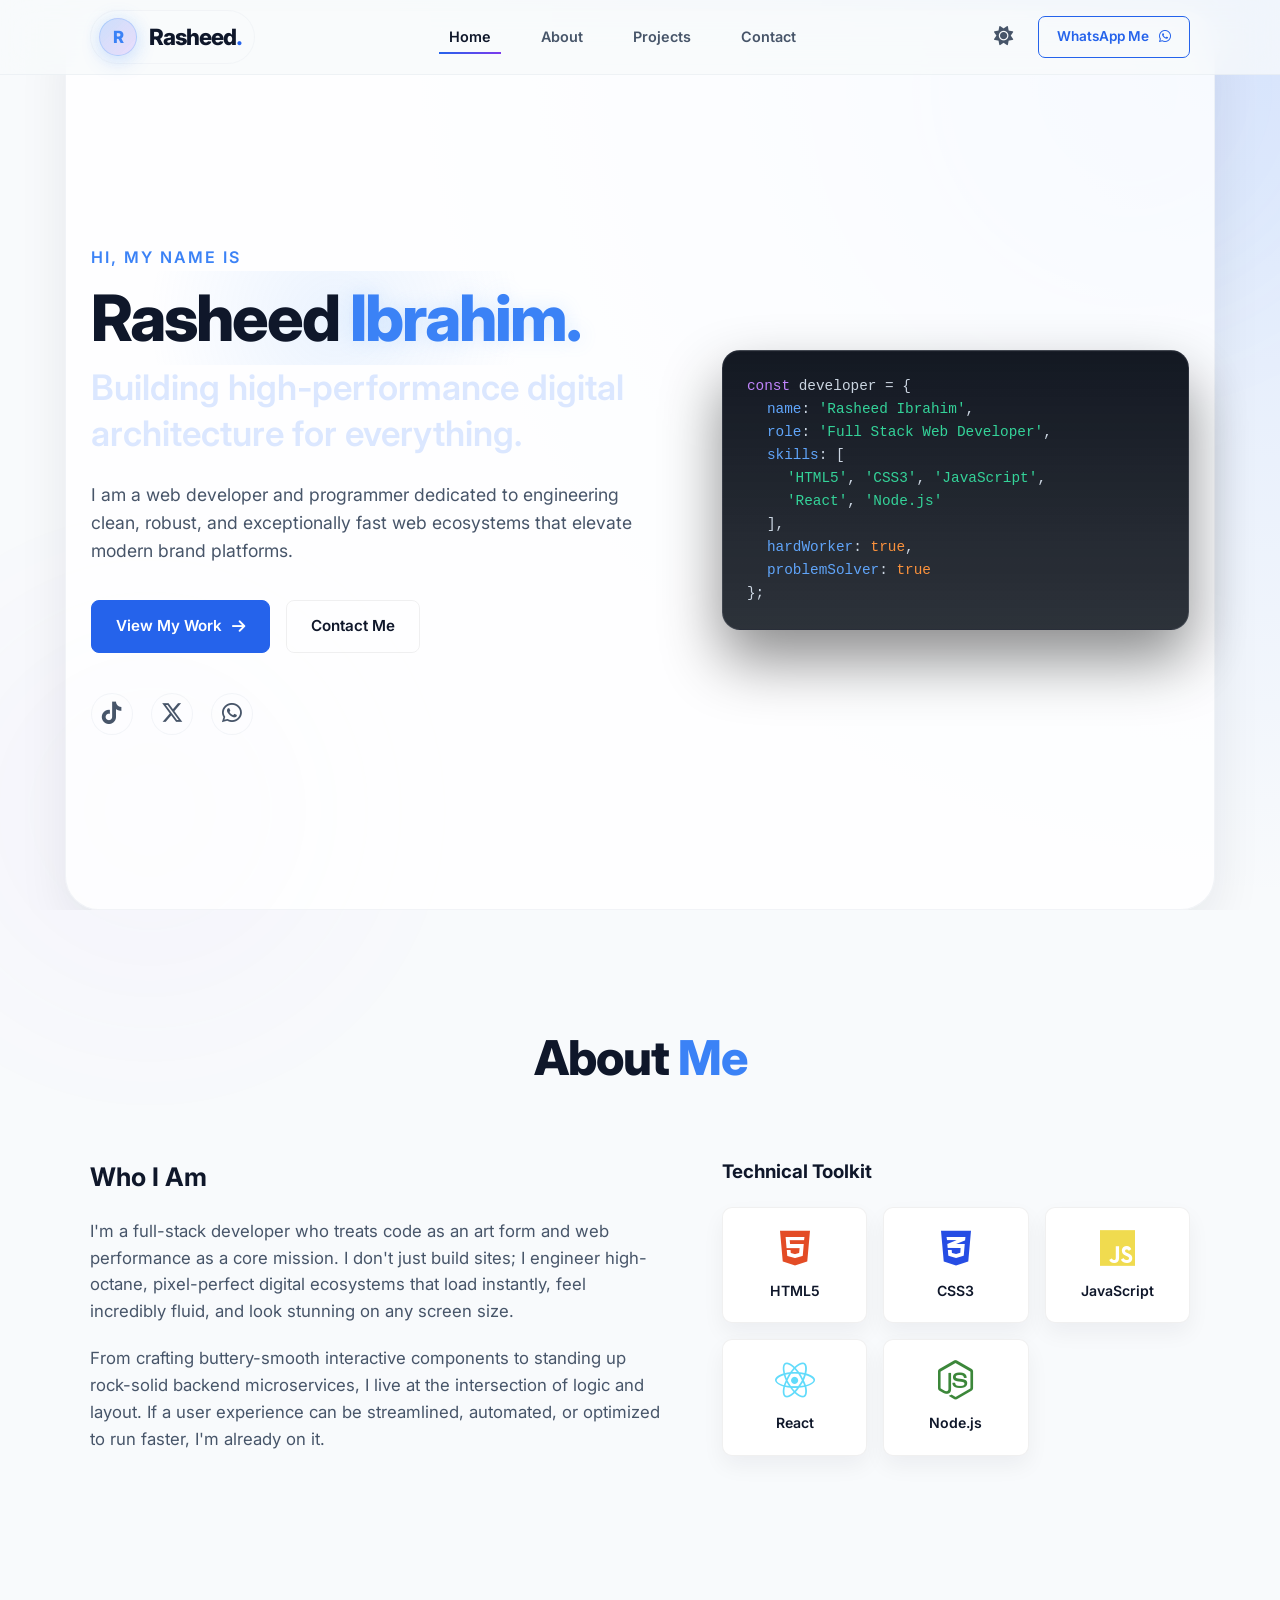
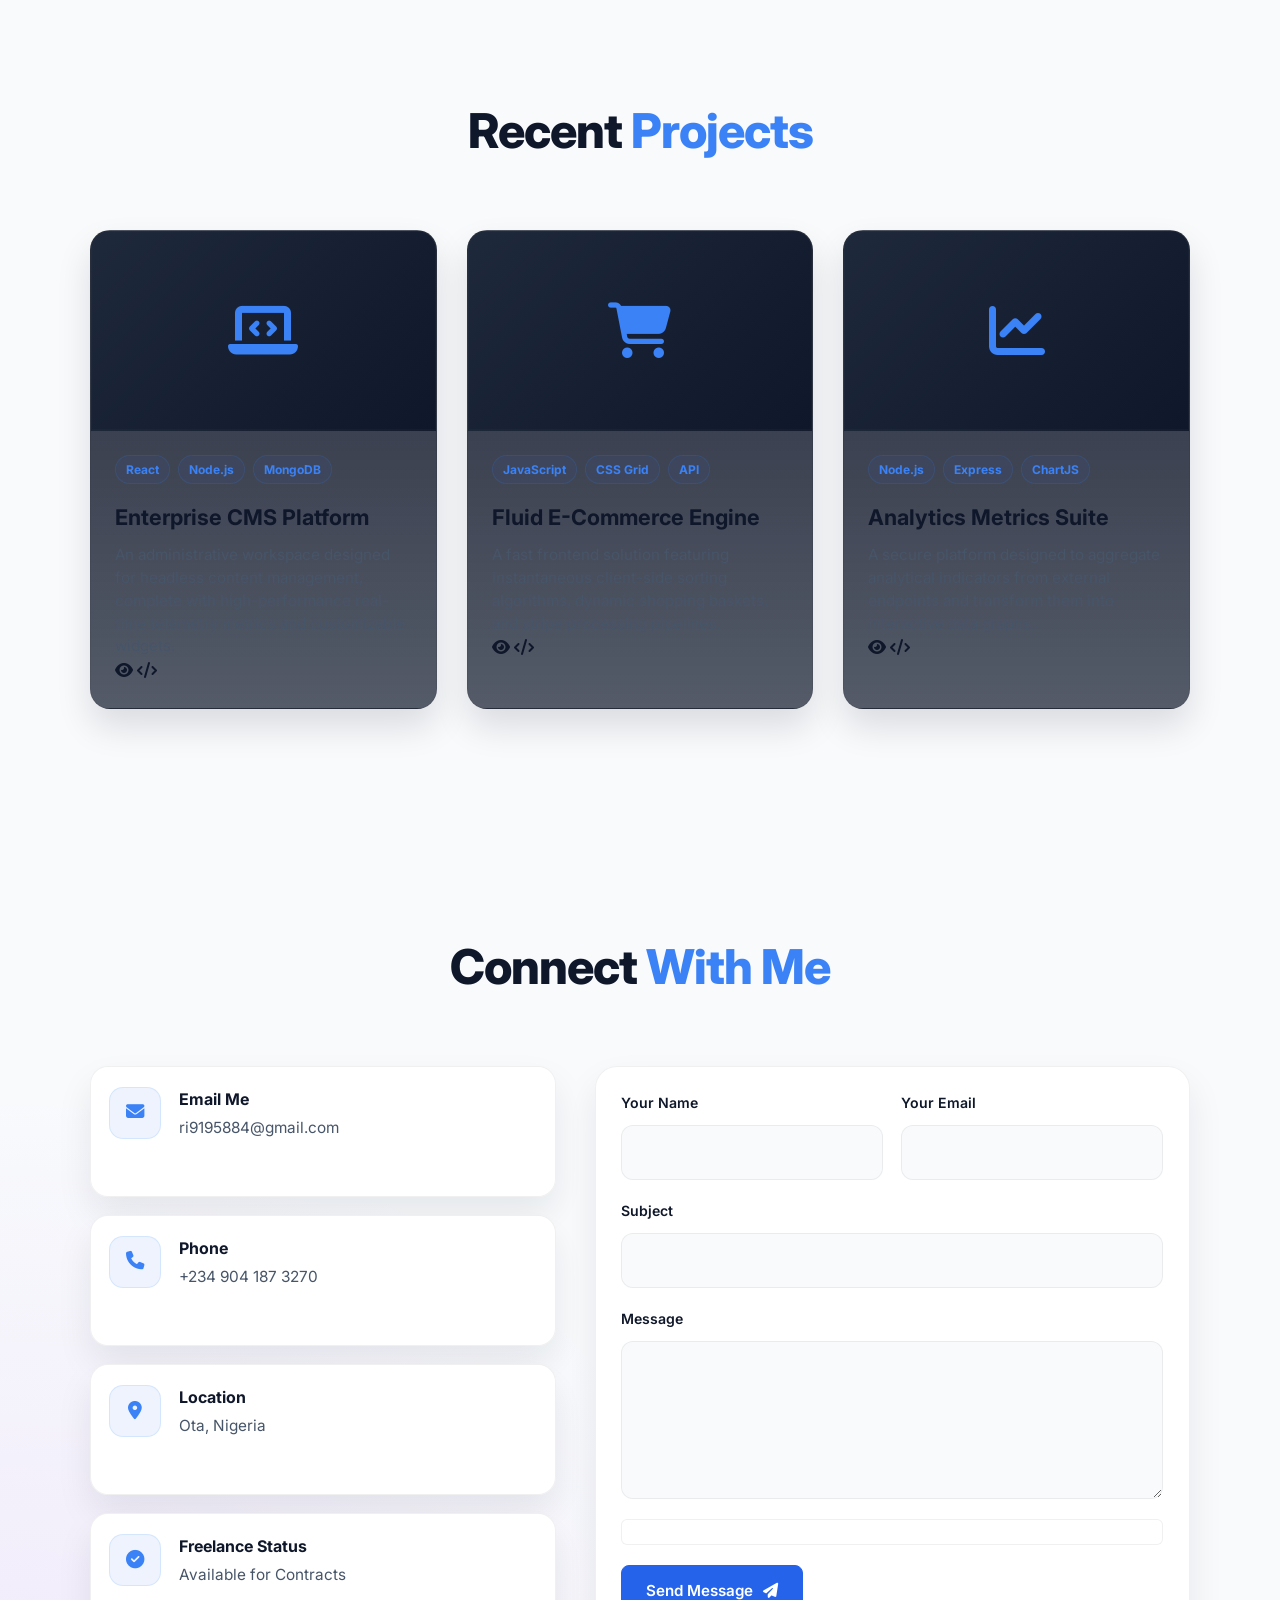
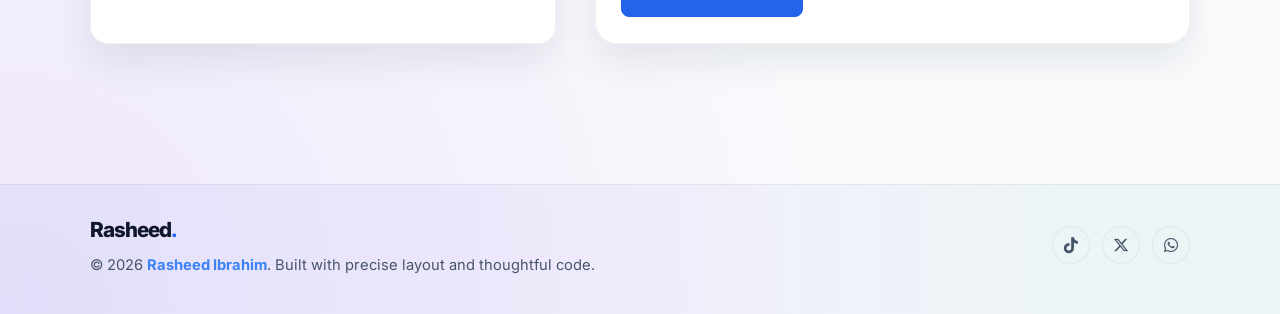
<file: index.html>
<!DOCTYPE html>
<html lang="en">
<head>
    <meta charset="UTF-8">
    <meta name="viewport" content="width=device-width, initial-scale=1.0">
    <meta name="description" content="Rasheed Ibrahim - Web Developer and Programmer Portfolio">
    <meta name="author" content="Rasheed Ibrahim">
    <title>Rasheed Ibrahim | Web Developer</title>
    <link rel="preconnect" href="https://fonts.googleapis.com">
    <link rel="preconnect" href="https://fonts.gstatic.com" crossorigin>
    <link href="https://fonts.googleapis.com/css2?family=Inter:wght@400;500;600;700;800&display=swap" rel="stylesheet">
    <link rel="stylesheet" href="https://cdnjs.cloudflare.com/ajax/libs/font-awesome/6.5.2/css/all.min.css" integrity="sha512-SnH5WK+bZxgPHs44uWIX+LLJAJ9/2PkPKZ5QiAj6Ta86w+fsb2TkcmfRyVX3pBnMFcV7oQPJkl9QevSCWr3W6A==" crossorigin="anonymous" referrerpolicy="no-referrer" />
   <link rel="stylesheet" href="style.css">
   <link rel="icon" href="favicon.ico" type="image/x-icon">
</head>
<body>
    <header class="header" id="header">
        <nav class="navbar">
            <a href="#home" class="brand-wrap" aria-label="Go to home section">
                <div class="brand-avatar" aria-hidden="true">R</div>
                <span class="logo">Rasheed<span>.</span></span>
            </a>
            <ul class="nav-links" id="nav-links">
                <li><a href="#home" class="active">Home</a></li>

                <li><a href="#about">About</a></li>
                <li><a href="#projects">Projects</a></li>
                <li><a href="#contact">Contact</a></li>
            </ul>
            <div class="nav-actions">
                <button class="theme-toggle-btn" id="theme-toggle" aria-label="Toggle Theme">
                    <i class="fa-solid fa-moon"></i>
                </button>
                <a href="https://wa.me/2349041873270" target="_blank" rel="noopener noreferrer" class="btn nav-btn">WhatsApp Me <i class="fa-brands fa-whatsapp"></i></a>
                <button class="menu-btn" id="menu-btn" aria-label="Toggle Menu">
                    <i class="fa-solid fa-bars"></i>
                </button>
            </div>
        </nav>
    </header>

    <!-- =========================================================
       HERO SECTION
    ========================================================= -->

    <section class="hero-section" id="home">
        <div class="hero">
            <div class="hero-info">
                <p class="hero-small">Hi, my name is</p>
                <h1>Rasheed <span>Ibrahim.</span></h1>
                <h2>Building high-performance digital architecture for everything.</h2>
                <p class="hero-text">
                    I am a web developer and programmer dedicated to engineering clean, robust, and exceptionally fast
                    web ecosystems that elevate modern brand platforms.
                </p>
                <div class="hero-buttons">
                    <a href="#projects" class="btn primary-btn">View My Work <i class="fa-solid fa-arrow-right"></i></a>
                    <a href="#contact" class="btn secondary-btn">Contact Me</a>
                </div>
                <div class="social-links">
                     <a href="https://www.tiktok.com/" target="_blank" aria-label="TikTok"><i class="fa-brands fa-tiktok"></i></a>
                <a href="#" target="_blank" aria-label="Twitter"><i class="fa-brands fa-x-twitter"></i></a>
                <a href="https://wa.me/2349041873270" target="_blank" rel="noopener noreferrer" aria-label="WhatsApp"><i class="fa-brands fa-whatsapp"></i></a>
                </div>

            </div>

            <div class="hero-image">
                <div class="code-card">
                    <div class="code-content">
                        <p><span class="purple">const</span> developer = {</p>
                        <p class="indent"><span class="blue">name</span>: <span class="green">'Rasheed Ibrahim'</span>,</p>
                        <p class="indent"><span class="blue">role</span>: <span class="green">'Full Stack Web Developer'</span>,</p>
                        <p class="indent"><span class="blue">skills</span>: [</p>
                        <p class="indent-2"><span class="green">'HTML5'</span>, <span class="green">'CSS3'</span>, <span class="green">'JavaScript'</span>,</p>
                        <p class="indent-2"><span class="green">'React'</span>, <span class="green">'Node.js'</span></p>
                        <p class="indent">],</p>
                        <p class="indent"><span class="blue">hardWorker</span>: <span class="orange">true</span>,</p>
                        <p class="indent"><span class="blue">problemSolver</span>: <span class="orange">true</span></p>

                        <p>};</p>
                    </div>
                </div>
            </div>
        </div>
    </section>

    <!-- =========================================================
       ABOUT & SKILLS SECTION
    ========================================================= -->
    <section class="section" id="about">
        <div class="section-heading">
            <p>Biography</p>
            <h2>About <span>Me</span></h2>
        </div>
        <div class="about-grid">
            <div class="about-text">
                <h3>Who I Am</h3>
                <p>

                    I'm a full-stack developer who treats code as an art form and web performance as a core mission. I
                    don't just build sites; I engineer high-octane, pixel-perfect digital ecosystems that load
                    instantly, feel incredibly fluid, and look stunning on any screen size.
                </p>
                <p>
                    From crafting buttery-smooth interactive components to standing up rock-solid backend microservices,
                    I live at the intersection of logic and layout. If a user experience can be streamlined, automated,
                    or optimized to run faster, I'm already on it.
                </p>
            </div>
            <div class="about-skills">
                <h3 style="margin-bottom: 20px;">Technical Toolkit</h3>
                <div class="skills-grid">
                    <div class="skill-item">
                        <i class="fa-brands fa-html5" style="color: #e34c26;"></i>
                        <p>HTML5</p>
                    </div>
                    <div class="skill-item">
                        <i class="fa-brands fa-css3-alt" style="color: #264de4;"></i>

                        <p>CSS3</p>
                    </div>
                    <div class="skill-item">
                        <i class="fa-brands fa-js" style="color: #f0db4f;"></i>
                        <p>JavaScript</p>
                    </div>
                    <div class="skill-item">
                        <i class="fa-brands fa-react" style="color: #61dbfb;"></i>
                        <p>React</p>
                    </div>
                    <div class="skill-item">
                        <i class="fa-brands fa-node-js" style="color: #3c873a;"></i>
                        <p>Node.js</p>
                    </div>
                </div>
            </div>
        </div>
    </section>


    <!-- =========================================================
       PROJECTS SECTION
    ========================================================= -->
    <section class="section" id="projects">
        <div class="section-heading">
            <p>Curated Portfolio</p>
            <h2>Recent <span>Projects</span></h2>
        </div>
        <div class="projects-grid">
            <!-- Project 1 -->
            <div class="project-card">
                <div class="project-img-placeholder">
                    <i class="fa-solid fa-laptop-code"></i>
                </div>
                <div class="project-info">
                    <div class="project-tags">
                        <span>React</span>
                        <span>Node.js</span>
                        <span>MongoDB</span>

                    </div>
                    <h3>Enterprise CMS Platform</h3>
                    <p>An administrative workspace designed for headless content management, complete with high-performance real-time telemetry metrics and customizable widgets.</p>
                    <div class="project-links">
                        <a href="#" target="_blank" aria-label="View Project"><i class="fa-solid fa-eye"></i></a>
                        <a href="#" target="_blank" aria-label="View Code"><i class="fa-solid fa-code"></i></a>
                    </div>
                </div>
            </div>

            <!-- Project 2 -->
            <div class="project-card">
                <div class="project-img-placeholder">
                    <i class="fa-solid fa-cart-shopping"></i>
                </div>
                <div class="project-info">
                    <div class="project-tags">
                        <span>JavaScript</span>
                        <span>CSS Grid</span>

                        <span>API</span>
                    </div>
                    <h3>Fluid E-Commerce Engine</h3>
                    <p>A fast frontend solution featuring instantaneous client-side sorting algorithms, dynamic shopping baskets, and stripe processing pipelines.</p>
                   <div class="project-links">
                        <a href="#" target="_blank" aria-label="View Project"><i class="fa-solid fa-eye"></i></a>
                        <a href="#" target="_blank" aria-label="View Code"><i class="fa-solid fa-code"></i></a>
                    </div>
                </div>
            </div>

            <!-- Project 3 -->
            <div class="project-card">
                <div class="project-img-placeholder">
                    <i class="fa-solid fa-chart-line"></i>
                </div>
                <div class="project-info">
                    <div class="project-tags">
                        <span>Node.js</span>

                        <span>Express</span>
                        <span>ChartJS</span>
                    </div>
                    <h3>Analytics Metrics Suite</h3>
                    <p>A secure platform designed to aggregate analytical indicators from external endpoints and transform them into interactive data graphs.</p>
                    <div class="project-links">
                        <a href="#" target="_blank" aria-label="View Project"><i class="fa-solid fa-eye"></i></a>
                        <a href="#" target="_blank" aria-label="View Code"><i class="fa-solid fa-code"></i></a>
                    </div>
                </div>
            </div>
        </div>
    </section>

    <!-- =========================================================
       CONTACT SECTION
    ========================================================= -->
    <section class="section" id="contact">
        <div class="section-heading">

            <p>Get In Touch</p>
            <h2>Connect <span>With Me</span></h2>
        </div>
        <div class="contact-grid">
            <div class="contact-details">
                <div class="contact-card">
                    <div class="icon-box"><i class="fa-solid fa-envelope"></i></div>
                    <div>
                        <h4>Email Me</h4>
                        <p>ri9195884@gmail.com</p>
                    </div>
                </div>
                <div class="contact-card">
                    <div class="icon-box"><i class="fa-solid fa-phone"></i></div>
                    <div>
                        <h4>Phone</h4>
                        <p>+234 904 187 3270</p>
                    </div>
                </div>

                <div class="contact-card">
                    <div class="icon-box"><i class="fa-solid fa-location-dot"></i></div>
                    <div>
                        <h4>Location</h4>
                        <p>Ota, Nigeria</p>
                    </div>
                </div>
                <div class="contact-card">
                    <div class="icon-box"><i class="fa-solid fa-circle-check"></i></div>
                    <div>
                        <h4>Freelance Status</h4>
                        <p>Available for Contracts</p>
                    </div>
                </div>
            </div>

            <form class="contact-form" id="contact-form"  action="https://formspree.io/f/mkjwzlpq" method="POST">
                <div class="form-row">
                    <div class="form-group">

                        <label for="name">Your Name</label>
                        <input type="text" id="name" name="name" required autocomplete="name">
                    </div>
                    <div class="form-group">
                        <label for="email">Your Email</label>
                        <input type="email" id="email" name="email" required autocomplete="email">
                    </div>
                </div>
                <div class="form-group">
                    <label for="subject">Subject</label>
                    <input type="text" id="subject" name="subject" required>
                </div>
                <div class="form-group">
                    <label for="message">Message</label>
                    <textarea id="message" name="message" rows="5" required></textarea>
                </div>
                <div id="form-feedback" class="form-feedback"></div>
                <button type="submit" class="btn primary-btn" style="width: max-content;">Send Message <i class="fa-solid fa-paper-plane"></i></button>
            </form>

        </div>
    </section>

    <!-- =========================================================
       FOOTER COMPONENT
    ========================================================= -->
    <footer class="footer">
        <div class="footer-content">
            <div class="footer-brand">
                <a href="#home" class="logo">Rasheed<span>.</span></a>
                <p>&copy; 2026 <strong>Rasheed Ibrahim</strong>. Built with precise layout and thoughtful code.</p>
            </div>

            <div class="footer-socials" aria-label="Social links">
                <a href="https://www.tiktok.com/" target="_blank" aria-label="TikTok"><i class="fa-brands fa-tiktok"></i></a>
                <a href="#" target="_blank" aria-label="Twitter"><i class="fa-brands fa-x-twitter"></i></a>
                <a href="https://wa.me/2349041873270" target="_blank" rel="noopener noreferrer" aria-label="WhatsApp"><i class="fa-brands fa-whatsapp"></i></a>
            </div>
        </div>
    </footer>

    <!-- Embedded JavaScript Engine Logic -->
    <script src="script.js"></script>
</body>

</html>
</file>
<file: style.css>
:root {
    /* Premium Cyber-Dark Palette Theme */
    --bg: #020817;
    --bg-light: #0b1220;
    --card: #111827;
    --card-hover: #1f2937;
    --text: #f8fafc;
    --text-light: #a8b3c7;
    --text-dark: #475569;

    /* Vibrant Developer Accents */
    --primary: #4f8cff;
    --primary-light: #8bb6ff;
    --secondary: #a855f7;
    --accent: #20c997;
    --orange: #f59e0b;

    --border: rgba(148, 163, 184, 0.14);
    --container: 1150px;
    --transition: cubic-bezier(0.4, 0, 0.2, 1) 0.3s;
}

body.light-theme {
    /* Minimalist Light-Tech Palette Overrides */
    --bg: #f8fafc;
    --bg-light: #ffffff;
    --card: #ffffff;
    --card-hover: #f1f5f9;
    --text: #0f172a;
    --text-light: #475569;
    --text-dark: #94a3b8;

    --primary: #2563eb;
    --primary-light: #3b82f6;
    --secondary: #7c3aed;

    --border: rgba(0, 0, 0, 0.06);
}

/* =========================================================
   2. RESETS & STRUCTURE BASE LAYOUT
========================================================= */
* {
    margin: 0;
    padding: 0;
    box-sizing: border-box;
}

html {
    scroll-behavior: smooth;
    scroll-padding-top: 85px;
}

body {
    font-family: "Inter", sans-serif;
    background:
        radial-gradient(circle at top right, rgba(79, 140, 255, 0.17), transparent 24%),
        radial-gradient(circle at bottom left, rgba(168, 85, 247, 0.12), transparent 22%),
        var(--bg);
    color: var(--text);
    line-height: 1.6;
    overflow-x: hidden;
    transition: background var(--transition), color var(--transition);
}

body::before,
body::after {
    content: "";
    position: fixed;
    width: 420px;
    height: 420px;
    border-radius: 50%;
    filter: blur(90px);
    opacity: 0.12;
    pointer-events: none;
    z-index: -1;
}

body::before {
    top: -120px;
    right: -60px;
    background: rgba(79, 140, 255, 0.4);
}

body::after {
    bottom: -120px;
    left: -60px;
    background: rgba(168, 85, 247, 0.24);
}

a {
    color: inherit;
    text-decoration: none;
}

button,
input,
textarea {
    font: inherit;
    color: inherit;
}

button {
    cursor: pointer;
    background: transparent;
    border: none;
}

ul {
    list-style: none;
}

body::selection {
    background: var(--primary);
    color: #ffffff;
}

/* Global Content Section Rules */
.section {
    width: 100%;
    max-width: var(--container);
    margin: auto;
    padding: 110px 25px;
    position: relative;
}

.section-heading {
    text-align: center;
    margin-bottom: 60px;
}

.section-heading p {
    display: none;
}

.section-heading h2 {
    font-size: clamp(2rem, 5vw, 3rem);
    font-weight: 800;
    letter-spacing: -1px;
    color: var(--text);
}

.section-heading h2 span {
    color: var(--primary-light);
}

/* =========================================================
   3. ATOMIC ELEMENTS & NAVIGATION HANDLERS
========================================================= */
/* Action Buttons Framework */
.btn {
    display: inline-flex;
    align-items: center;
    justify-content: center;
    gap: 10px;
    padding: 13px 24px;
    border-radius: 8px;
    font-size: 0.95rem;
    font-weight: 600;
    transition: transform 0.2s cubic-bezier(0.2, 0, 0, 1),
        box-shadow 0.2s cubic-bezier(0.2, 0, 0, 1),
        background-color 0.2s ease,
        color 0.2s ease,
        border-color 0.2s ease;
}

.primary-btn {
    background: var(--primary);
    color: #ffffff;
    border: 1px solid var(--primary);
}

.primary-btn:hover {
    background: var(--primary-light);
    transform: translateY(-3px);
    box-shadow: 0 12px 30px rgba(91, 140, 255, 0.25);
}

.secondary-btn {
    border: 1px solid var(--border);
    background: transparent;
    color: var(--text);
}

.secondary-btn:hover {
    border-color: var(--primary);
    color: var(--primary-light);
    transform: translateY(-3px);
}

.btn:active {
    transform: scale(0.96) translateY(0) !important;
}

/* Header Sticky Navigation Panel */
.header {
    position: fixed;
    top: 0;
    left: 0;
    width: 100%;
    height: 75px;
    z-index: 1000;
    background: rgba(8, 11, 18, 0.72);
    backdrop-filter: blur(18px);
    -webkit-backdrop-filter: blur(18px);
    border-bottom: 1px solid rgba(148, 163, 184, 0.1);
    transition: var(--transition);
}

body.light-theme .header {
    background: rgba(248, 250, 252, 0.78);
}

.header.scrolled {
    height: 65px;
    background: rgba(3, 7, 18, 0.9);
    box-shadow: 0 10px 30px rgba(0, 0, 0, 0.15);
}

.navbar {
    width: 100%;
    max-width: var(--container);
    height: 100%;
    margin: auto;
    padding: 0 25px;
    display: flex;
    align-items: center;
    justify-content: space-between;
}

.brand-wrap {
    position: relative;
    display: flex;
    align-items: center;
    gap: 12px;
    padding: 7px 12px 7px 8px;
    border-radius: 999px;
    background: rgba(255, 255, 255, 0.02);
    border: 1px solid rgba(148, 163, 184, 0.08);
    transition: background 0.2s ease, border-color 0.2s ease, transform 0.2s ease, box-shadow 0.2s ease;
    box-shadow: 0 0 0 rgba(96, 165, 250, 0);
}

.brand-wrap:hover {
    background: rgba(255, 255, 255, 0.04);
    border-color: rgba(96, 165, 250, 0.18);
    transform: translateY(-1px);
    box-shadow: 0 10px 22px rgba(59, 130, 246, 0.08);
}

.brand-avatar {
    width: 38px;
    height: 38px;
    display: grid;
    place-items: center;
    border-radius: 50%;
    background: linear-gradient(135deg, rgba(59, 130, 246, 0.24), rgba(168, 85, 247, 0.18));
    border: 1px solid rgba(96, 165, 250, 0.32);
    color: var(--primary-light);
    font-size: 1.05rem;
    font-weight: 800;
    box-shadow: 0 8px 20px rgba(59, 130, 246, 0.15), 0 0 18px rgba(96, 165, 250, 0.18);
}

.logo {
    font-size: 1.4rem;
    font-weight: 800;
    letter-spacing: -1px;
}

.logo span {
    color: var(--primary);
}

.nav-links {
    display: flex;
    align-items: center;
    gap: 30px;
}

.nav-links a {
    position: relative;
    color: var(--text-light);
    font-size: 0.9rem;
    font-weight: 600;
    padding: 7px 10px;
    border-radius: 999px;
    transition: color 0.2s ease, background 0.2s ease;
}

.nav-links a:hover,
.nav-links a.active {
    color: var(--text);
    background: rgba(255, 255, 255, 0.03);
}

.nav-links a::after {
    content: "";
    position: absolute;
    left: 50%;
    bottom: -2px;
    width: 0;
    height: 2px;
    background: linear-gradient(to right, var(--primary), var(--secondary));
    transform: translateX(-50%);
    transition: width 0.3s cubic-bezier(0.25, 1, 0.5, 1);
}

.nav-links a:hover::after,
.nav-links a.active::after {
    width: 100%;
}

.nav-actions {
    display: flex;
    align-items: center;
    gap: 20px;
}

.theme-toggle-btn {
    font-size: 1.2rem;
    color: var(--text-light);
    display: flex;
    align-items: center;
    justify-content: center;
    padding: 5px;
}

.theme-toggle-btn:hover {
    color: var(--primary);
    transform: rotate(15deg);
}

.navbar .nav-btn {
    padding: 9px 18px;
    border: 1px solid var(--primary);
    border-radius: 7px;
    color: var(--primary);
    font-size: 0.85rem;
    font-weight: 600;
}

.navbar .nav-btn:hover {
    background: var(--primary);
    color: #ffffff;
}

.menu-btn {
    display: none;
    color: var(--text);
    font-size: 1.4rem;
    z-index: 1001;
}

/* =========================================================
   4. HERO SECTION WITH MONOKAI CODE COMPONENT
========================================================= */
.hero-section {
    background: transparent;
    overflow: hidden;
    padding-top: 10px;
}

.hero {
    position: relative;
    min-height: 100vh;
    max-width: var(--container);
    margin: auto;
    padding: 140px 25px 80px;
    display: grid;
    grid-template-columns: 1.1fr 0.9fr;
    align-items: center;
    gap: 60px;
    border: 1px solid rgba(148, 163, 184, 0.12);
    border-radius: 34px;
    background: linear-gradient(180deg, rgba(10, 15, 25, 0.9), rgba(10, 15, 25, 0.52));
    box-shadow: 0 30px 80px rgba(2, 6, 23, 0.26), inset 0 1px 0 rgba(255, 255, 255, 0.04);
}

body.light-theme .hero {
    background: rgba(255, 255, 255, 0.8);
    box-shadow: 0 18px 50px rgba(15, 23, 42, 0.08);
}

.hero::before {
    display: none;
}

.hero-small {
    color: var(--primary-light);
    font-weight: 600;
    font-size: 1rem;
    text-transform: uppercase;
    letter-spacing: 2px;
    margin-bottom: 12px;
}

.hero-info {
    animation: fadeInUp 0.8s ease-out both;
}

.hero-info h1 {
    position: relative;
    display: inline-block;
    font-size: clamp(2.5rem, 6vw, 4rem);
    font-weight: 800;
    line-height: 1.1;
    letter-spacing: -2px;
    margin-bottom: 12px;
    animation: fadeInUp 0.9s ease-out 0.1s both;
}

.hero-info h1::before {
    content: "";
    position: absolute;
    inset: -12px -18px;
    border-radius: 18px;
    background: radial-gradient(circle at center, rgba(96, 165, 250, 0.12), transparent 70%);
    z-index: -1;
    animation: glowPulse 4s ease-in-out infinite;
}

.hero-info h1 span {
    color: var(--primary-light);
    text-shadow: 0 0 20px rgba(96, 165, 250, 0.2);
}

.hero-info h2 {
    font-size: clamp(1.4rem, 3vw, 2.2rem);
    font-weight: 600;
    color: #dbe7ff;
    line-height: 1.3;
    margin-bottom: 24px;
    animation: fadeInUp 1s ease-out 0.2s both;
}

.hero-text {
    font-size: 1.1rem;
    color: var(--text-light);
    margin-bottom: 35px;
    animation: fadeInUp 1.1s ease-out 0.3s both;
}

.hero-buttons {
    display: flex;
    flex-wrap: wrap;
    gap: 16px;
    margin-bottom: 40px;
    animation: fadeInUp 1.2s ease-out 0.4s both;
}

.social-links {
    display: flex;
    gap: 18px;
    font-size: 1.4rem;
    color: var(--text-light);
    animation: fadeInUp 1.3s ease-out 0.5s both;
}

.social-links a {
    width: 42px;
    height: 42px;
    display: grid;
    place-items: center;
    border-radius: 50%;
    background: rgba(255, 255, 255, 0.02);
    border: 1px solid rgba(148, 163, 184, 0.1);
    transition: transform 0.2s ease, border-color 0.2s ease, color 0.2s ease, background 0.2s ease;
}

.social-links a:hover {
    color: var(--primary-light);
    border-color: rgba(96, 165, 250, 0.25);
    background: rgba(96, 165, 250, 0.06);
    transform: translateY(-2px);
}

/* Interactive IDE Terminal Mockup Layout */
.code-card {
    background: linear-gradient(180deg, rgba(9, 13, 22, 0.95), rgba(8, 13, 20, 0.82));
    border: 1px solid rgba(148, 163, 184, 0.15);
    border-radius: 18px;
    box-shadow: 0 30px 60px rgba(0, 0, 0, 0.45), inset 0 1px 0 rgba(255, 255, 255, 0.04);
    overflow: hidden;
    width: 100%;
    animation: floatCard 6s ease-in-out infinite;
}

.code-content {
    padding: 24px;
    font-family: 'Fira Code', 'Courier New', monospace;
    font-size: 0.9rem;
    line-height: 1.6;
    color: #cbd5e1;
    overflow-x: auto;
    background: rgba(15, 23, 42, 0.18);
}

/* Syntax Tokens */
.purple {
    color: #c084fc;
}

.blue {
    color: #60a5fa;
}

.green {
    color: #34d399;
}

.orange {
    color: #fb923c;
}

.indent {
    padding-left: 20px;
}

.indent-2 {
    padding-left: 40px;
}

/* =========================================================
   5. BIOGRAPHY & TECHNICAL TOOLKIT GRID
========================================================= */
.about-grid {
    display: grid;
    grid-template-columns: 1.1fr 0.9fr;
    gap: 60px;
    align-items: start;
}

.about-text h3 {
    font-size: 1.6rem;
    font-weight: 700;
    margin-bottom: 20px;
}

.about-text p {
    color: var(--text-light);
    font-size: 1.05rem;
    margin-bottom: 20px;
}

/* Skills Tool Matrix Grid */
.skills-grid {
    display: grid;
    grid-template-columns: repeat(auto-fit, minmax(110px, 1fr));
    gap: 16px;
}

.skill-item {
    background: var(--bg-light);
    border: 1px solid var(--border);
    padding: 20px 12px;
    border-radius: 10px;
    text-align: center;
    box-shadow: 0 10px 22px rgba(15, 23, 42, 0.05);
}

.skill-item i {
    font-size: 2.5rem;
    margin-bottom: 12px;
    display: block;
}

.skill-item p {
    font-size: 0.88rem;
    font-weight: 600;
    color: var(--text);
}

/* =========================================================
   6. PORFOLIO SHOWCASE MATRIX GRID
========================================================= */
.projects-grid {
    display: grid;
    grid-template-columns: repeat(auto-fit, minmax(320px, 1fr));
    gap: 30px;
}

.project-card {
    background: linear-gradient(180deg, rgba(17, 24, 39, 0.9), rgba(15, 23, 42, 0.7));
    border: 1px solid var(--border);
    border-radius: 20px;
    overflow: hidden;
    box-shadow: 0 18px 35px rgba(2, 6, 23, 0.12), inset 0 1px 0 rgba(255, 255, 255, 0.02);
}

.project-img-placeholder {
    background: linear-gradient(135deg, rgba(30, 41, 59, 1) 0%, rgba(15, 23, 42, 1) 100%);
    height: 200px;
    display: flex;
    align-items: center;
    justify-content: center;
    font-size: 3.5rem;
    color: var(--primary-light);
    border-bottom: 1px solid var(--border);
    box-shadow: inset 0 0 0 1px rgba(255,255,255,0.02);
}

.project-info {
    padding: 24px;
}

.project-tags {
    display: flex;
    flex-wrap: wrap;
    gap: 8px;
    margin-bottom: 16px;
}

.project-tags span {
    background: rgba(59, 130, 246, 0.08);
    border: 1px solid rgba(59, 130, 246, 0.15);
    color: var(--primary-light);
    font-size: 0.75rem;
    font-weight: 700;
    padding: 4px 10px;
    border-radius: 20px;
}

body.light-theme .project-tags span {
    background: rgba(37, 99, 235, 0.06);
}

.project-info h3 {
    font-size: 1.35rem;
    font-weight: 700;
    margin-bottom: 10px;
}

.project-info p {
    color: var(--text-light);
    font-size: 0.95rem;
    line-height: 1.5;
}

/* =========================================================7. INTERACTIVE TELEMETRY DASHBOARD COMPONENTS========================================================= */
.contact-grid {
    display: flex;
    flex-wrap: wrap;
    gap: clamp(24px, 3vw, 50px);
    align-items: stretch;
    max-width: var(--container);
    margin: 0 auto;
}

.contact-details {
    flex: 1 1 320px;
    min-width: 0;
    display: grid;
    grid-template-columns: 1fr;
    gap: 18px;
}

.contact-card {
    display: flex;
    align-items: flex-start;
    gap: 18px;
    background: linear-gradient(180deg, rgba(17, 24, 39, 0.9), rgba(15, 23, 42, 0.72));
    border: 1px solid var(--border);
    border-radius: 18px;
    padding: 20px 18px;
    box-shadow: 0 18px 35px rgba(2, 6, 23, 0.18);
    transition: transform 0.25s ease, border-color 0.25s ease, box-shadow 0.25s ease;
}

.contact-card:hover {
    border-color: rgba(96, 165, 250, 0.24);
}

.contact-card:hover {
    transform: translateY(-4px);
    border-color: rgba(96, 165, 250, 0.35);
    box-shadow: 0 22px 42px rgba(59, 130, 246, 0.12);
}

.icon-box {
    width: 52px;
    height: 52px;
    min-width: 52px;
    display: grid;
    place-items: center;
    border-radius: 14px;
    background: rgba(59, 130, 246, 0.12);
    border: 1px solid rgba(96, 165, 250, 0.18);
    color: var(--primary-light);
    font-size: 1.15rem;
}

.contact-card h4 {
    margin-bottom: 4px;
    font-size: 1rem;
    font-weight: 700;
    color: var(--text);
}

.contact-card p {
    color: var(--text-light);
    font-size: 0.96rem;
}

.contact-form {
    flex: 1.2 1 420px;
    min-width: 0;
    display: flex;
    flex-direction: column;
    gap: 20px;
    background: linear-gradient(180deg, rgba(15, 23, 42, 0.86), rgba(15, 23, 42, 0.72));
    border: 1px solid var(--border);
    border-radius: 22px;
    padding: clamp(20px, 2vw, 30px);
    box-shadow: 0 20px 50px rgba(2, 6, 23, 0.22), inset 0 1px 0 rgba(255, 255, 255, 0.02);
}

.form-row {
    display: grid;
    grid-template-columns: repeat(2, minmax(0, 1fr));
    gap: 18px;
}

.form-group {
    display: flex;
    flex-direction: column;
    gap: 10px;
}

.form-group label {
    font-size: 0.88rem;
    font-weight: 600;
    color: var(--text);
}

.contact-form input,
.contact-form textarea {
    width: 100%;
    padding: 14px 16px;
    border-radius: 12px;
    border: 1px solid var(--border);
    background: rgba(15, 23, 42, 0.35);
    color: var(--text);
    outline: none;
    transition: border-color 0.2s ease, box-shadow 0.2s ease, transform 0.2s ease;
}

.contact-form textarea {
    resize: vertical;
    min-height: 140px;
}

.contact-form input:focus,
.contact-form textarea:focus {
    border-color: var(--primary);
    box-shadow: 0 0 0 3px rgba(91, 140, 255, 0.15);
    background: rgba(15, 23, 42, 0.5);
}

.contact-form button {
    width: fit-content;
    align-self: flex-start;
}

body.light-theme .contact-card,
body.light-theme .contact-form {
    background: rgba(255, 255, 255, 0.96);
    box-shadow: 0 18px 36px rgba(15, 23, 42, 0.08);
}

body.light-theme .contact-form input,
body.light-theme .contact-form textarea {
    background: #f8fafc;
    color: var(--text);
}

body.light-theme .contact-form input:focus,
body.light-theme .contact-form textarea:focus {
    background: #ffffff;
}

body.light-theme .icon-box {
    background: rgba(37, 99, 235, 0.08);
}

@media (max-width: 768px) {
    #contact .section-heading {
        margin-bottom: 32px;
    }

    .contact-grid {
        display: flex;
        flex-direction: column;
        align-items: stretch;
        gap: 28px;
    }

    .contact-details,
    .contact-form {
        flex: 0 0 auto;
        width: 100%;
    }

    .form-row {
        grid-template-columns: 1fr;
    }

    .contact-form {
        padding: 18px;
    }
}

/* Dashboard Terminal Core Card Layout /.dashboard-panel {background: #0b0f19; / Pure Terminal Background */
.dashboard-panel {
    border: 1px solid rgba(255, 255, 255, 0.05);
    border-radius: 12px;
    overflow: hidden;
    box-shadow: 0 20px 40px rgba(0, 0, 0, 0.4);
}

body.light-theme .dashboard-panel {
    background: #0b0f19;
    /* Kept dark for aesthetic consistency */
}

.panel-header {
    background: #151c2c;
    padding: 14px 20px;
    display: flex;
    align-items: center;
    border-bottom: 1px solid rgba(255, 255, 255, 0.05);
}

.panel-dots {
    display: flex;
    gap: 8px;
    margin-right: 15px;
}

.panel-dots span {
    width: 10px;
    height: 10px;
    border-radius: 50%;
}

.panel-title {
    font-family: monospace;
    font-size: 0.8rem;
    color: #64748b;
}

.panel-body {
    padding: 25px;
}

.status-alert {
    display: flex;
    align-items: center;
    gap: 15px;
    background: rgba(16, 185, 129, 0.06);
    border: 1px solid rgba(16, 185, 129, 0.15);
    padding: 16px;
    border-radius: 8px;
    margin-bottom: 20px;
}

.status-icon {
    font-size: 1.8rem;
    color: #10b981;
}

.status-text h3 {
    color: #10b981;
    font-size: 0.95rem;
    font-weight: 700;
    letter-spacing: 0.5px;
    margin: 0;
}

.status-text p {
    color: #94a3b8;
    font-size: 0.85rem;
    margin: 0;
}

/* Metric Display Framework Grid */
.telemetry-grid {
    display: grid;
    grid-template-columns: repeat(3, 1fr);
    gap: 12px;
    margin-bottom: 20px;
}

.telemetry-card {
    background: #121826;
    border: 1px solid rgba(255, 255, 255, 0.03);
    padding: 12px;
    border-radius: 6px;
    text-align: center;
}

.telemetry-card .label {
    display: block;
    font-size: 0.68rem;
    color: #64748b;
    text-transform: uppercase;
    letter-spacing: 0.5px;
    margin-bottom: 4px;
}

.telemetry-card .value {
    font-weight: 700;
    font-size: 0.88rem;
    color: #ffffff;
}

.status-green {
    color: #10b981 !important;
}

.status-orange {
    color: #f59e0b !important;
}

/* System Console Log Elements */
.console-log {
    background: #05070c;
    padding: 15px;
    border-radius: 6px;
    border: 1px solid rgba(255, 255, 255, 0.02);
    margin-bottom: 20px;
    font-family: monospace;
    font-size: 0.78rem;
    line-height: 1.6;
}

.log-line {
    color: #cbd5e1;
    margin: 0;
}

.log-ts {
    color: #475569;
}

/* Loading & Action Messages Form Feedback */
.form-feedback {
    font-size: 0.9rem;
    padding: 12px;
    border-radius: 6px;
    color: var(--text);
    background: var(--card);
    border: 1px solid var(--border);
}

.form-feedback.error {
    background: rgba(239, 68, 68, 0.08);
    border-color: rgba(239, 68, 68, 0.2);
    color: #ef4444;
}

/* =========================================================8. CORE LAYOUT ENGINE ANIMATIONS & EFFECTS========================================================= */
/* Entrance Fade Transforms */
.dashboard-wrapper,
.project-card,
.skill-item {
    opacity: 0;
    animation: slideUpFadeIn 0.6s cubic-bezier(0.16, 1, 0.3, 1) forwards;
}

/* Staggered load delays */
.project-card:nth-child(2) {
    animation-delay: 0.15s;
}

.project-card:nth-child(3) {
    animation-delay: 0.3s;
}

@keyframes slideUpFadeIn {
    from {
        opacity: 0;
        transform: translateY(20px);
    }

    to {
        opacity: 1;
        transform: translateY(0);
    }
}

@keyframes fadeInUp {
    from {
        opacity: 0;
        transform: translateY(18px);
    }

    to {
        opacity: 1;
        transform: translateY(0);
    }
}

@keyframes floatCard {
    0%,
    100% {
        transform: translateY(0px);
    }

    50% {
        transform: translateY(-8px);
    }
}

@keyframes glowPulse {
    0%,
    100% {
        transform: scale(1);
        opacity: 0.7;
    }

    50% {
        transform: scale(1.06);
        opacity: 1;
    }
}

/* Telemetry Signal Handshake Indicator */
.animate-pulse {
    animation: terminalPulse 2s cubic-bezier(0.4, 0, 0.6, 1) infinite;
}

@keyframes terminalPulse {

    0%,
    100% {
        opacity: 1;
        transform: scale(1);
    }

    50% {
        opacity: 0.4;
        transform: scale(0.95);
    }
}

/* Background Spinner Logic Triggers */
.fa-spinner {
    animation: engineSpin 1s linear infinite;
}

@keyframes engineSpin {
    from {
        transform: rotate(0deg);
    }

    to {
        transform: rotate(360deg);
    }
}

/* Cards Interactive Neon Depth Map */
.code-card,
.project-card,
.dashboard-panel,
.skill-item {
    transition: var(--transition);
}

.code-card:hover,
.project-card:hover,
.dashboard-panel:hover,
.skill-item:hover {
    transform: translateY(-5px);
    box-shadow: 0 22px 42px rgba(59, 130, 246, 0.12), 0 0 0 1px rgba(91, 140, 255, 0.18);
}

.footer {
    margin-top: 30px;
    border-top: 1px solid var(--border);
    background: linear-gradient(90deg, rgba(79, 140, 255, 0.07), rgba(168, 85, 247, 0.07), rgba(32, 201, 151, 0.06));
}

.footer-content {
    max-width: var(--container);
    margin: 0 auto;
    padding: 28px 25px 36px;
    display: flex;
    align-items: center;
    justify-content: space-between;
    gap: 18px;
    flex-wrap: wrap;
}

.footer-brand {
    display: flex;
    flex-direction: column;
    gap: 8px;
    min-width: 260px;
}

.footer .logo {
    color: var(--text);
    font-size: 1.3rem;
}

.footer .logo span {
    color: var(--primary);
}

.footer p {
    color: var(--text-light);
    font-size: 0.92rem;
}

.footer p strong {
    color: var(--primary-light);
}

.footer-links {
    display: flex;
    align-items: center;
    justify-content: center;
    flex-wrap: wrap;
    gap: 18px;
}

.footer-links a {
    color: var(--text-light);
    font-size: 0.9rem;
    transition: color 0.2s ease;
}

.footer-links a:hover {
    color: var(--primary-light);
}

.footer-socials {
    display: flex;
    align-items: center;
    gap: 12px;
}

.footer-socials a {
    width: 38px;
    height: 38px;
    display: grid;
    place-items: center;
    border-radius: 50%;
    background: rgba(255, 255, 255, 0.04);
    border: 1px solid var(--border);
    color: var(--text-light);
    transition: transform 0.2s ease, border-color 0.2s ease, color 0.2s ease;
}

.footer-socials a:hover {
    color: var(--primary-light);
    border-color: rgba(96, 165, 250, 0.4);
    transform: translateY(-2px);
}

body.light-theme .footer {
    background: linear-gradient(90deg, rgba(37, 99, 235, 0.06), rgba(124, 58, 237, 0.05), rgba(16, 185, 129, 0.06));
}

body.light-theme .footer p {
    color: var(--text-light);
}

/* =========================================================9. ADAPTIVE RESPONSIVE FRAMEWORK BREAKPOINTS========================================================= */
@media (max-width: 992px) {
    .hero {
        grid-template-columns: 1fr;
        padding-top: 130px;
        text-align: center;
        gap: 40px;
    }

    .hero-info {
        display: flex;
        flex-direction: column;
        align-items: center;
    }

    .hero-buttons {
        justify-content: center;
    }

    .about-grid {
        grid-template-columns: 1fr;
        gap: 40px;
    }
}

@media (max-width: 768px) {
    .section {
        padding: 80px 20px;
    }

    .header {
        height: 64px;
    }

    .navbar {
        padding: 0 16px;
    }

    .brand-wrap {
        gap: 8px;
        padding: 5px 10px 5px 6px;
    }

    .brand-avatar {
        width: 34px;
        height: 34px;
    }

    .logo {
        font-size: 1.2rem;
    }

    .menu-btn {
        display: block;
    }

    .nav-links {
        position: fixed;
        top: 0;
        right: -100%;
        width: 280px;
        height: 100vh;
        background: var(--bg-light);
        border-left: 1px solid var(--border);
        flex-direction: column;
        justify-content: center;
        gap: 40px;
        transition: 0.4s cubic-bezier(0.16, 1, 0.3, 1);
        box-shadow: -20px 0 40px rgba(0, 0, 0, 0.15);
    }

    .nav-links.active {
        right: 0;
    }

    .navbar .nav-btn {
        display: none;
    }

    .contact-grid-layout {
        grid-template-columns: 1fr;
        gap: 40px;
    }

    .telemetry-grid {
        grid-template-columns: 1fr;
        gap: 10px;
    }
}
</file>
